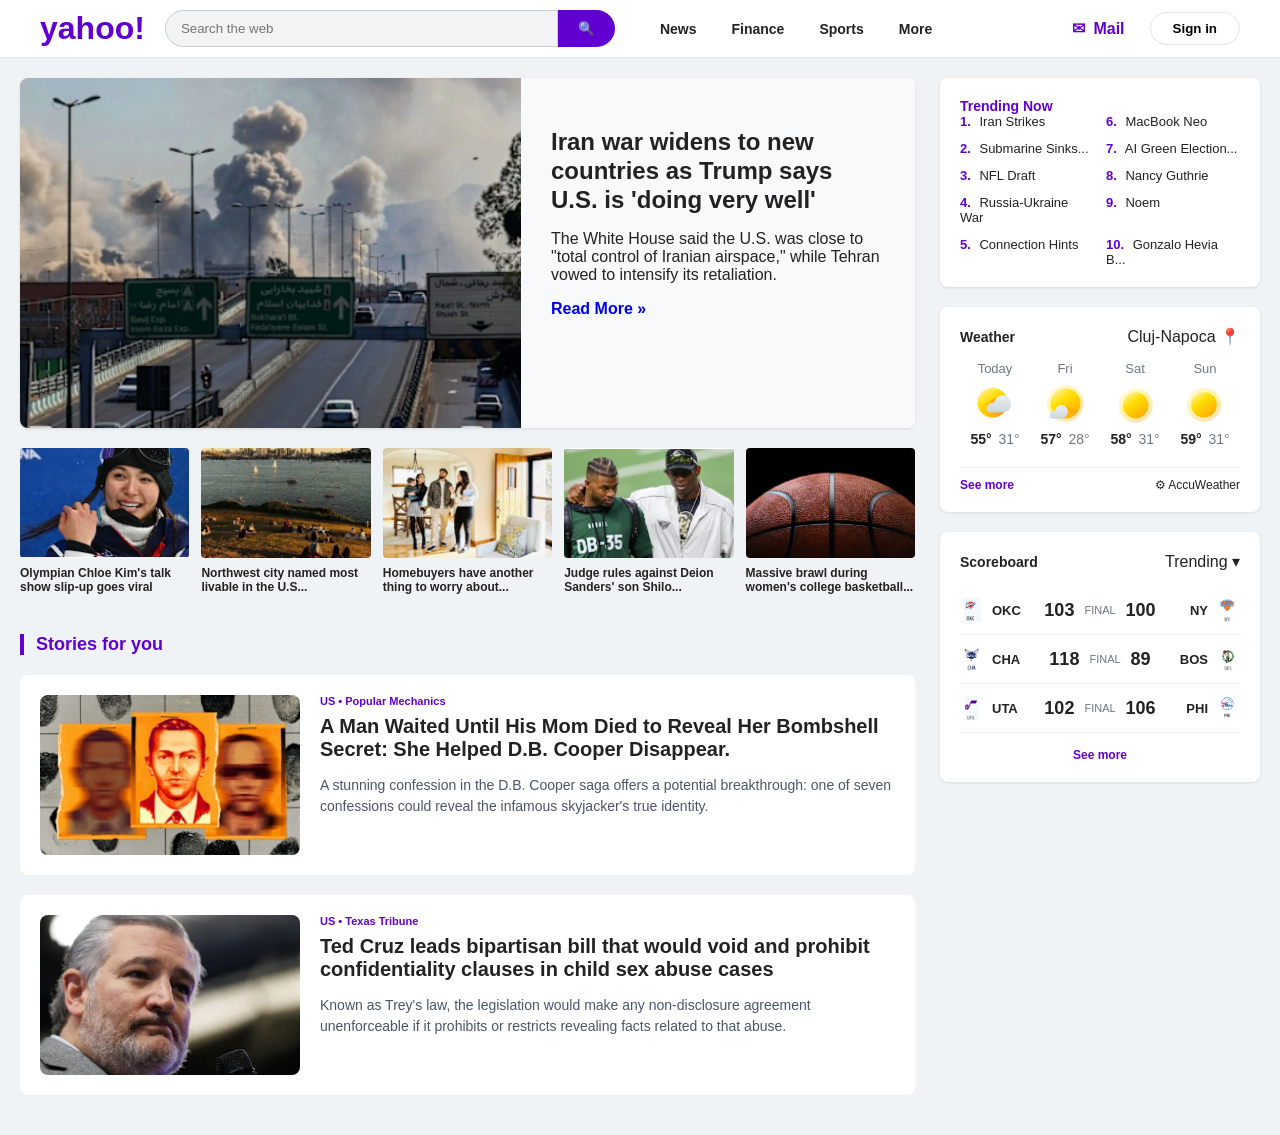
<file: Lab2/index.html>
<!DOCTYPE html>
<html lang="en">
<head>
    <meta charset="UTF-8">
    <meta name="viewport" content="width=device-width, initial-scale=1.0">
    <title>Yahoo Clone</title>
    <link rel="stylesheet" href="styles.css">
</head>
<body>

    <header class="main-header">
        <div class="header-left">
            <div class="logo">yahoo!</div>
            <div class="search-container">
                <input type="text" placeholder="Search the web">
                <button class="search-btn">🔍</button>
            </div>
            <nav class="nav-links">
                <span class="nav-item">News</span>
                <span class="nav-item">Finance</span>
                <span class="nav-item">Sports</span>
                <span class="nav-item">More</span>
            </nav>
        </div>

        <div class="header-right">
            <div class="mail-container">
                <span class="mail-icon">✉</span>
                <span class="mail-text">Mail</span>
            </div>
            <button class="sign-in-btn">Sign in</button>
        </div>
    </header>

    <div class="container">
        <main class="content-left">
            <section class="hero-section">
                <div class="hero-img">
                    <img src="iran_war.png" alt="Iran war coverage" class="feature-photo"> 
                </div>
                <div class="hero-text">
                    <h1>Iran war widens to new countries as Trump says U.S. is 'doing very well'</h1>
                    <p>The White House said the U.S. was close to "total control of Iranian airspace," while Tehran vowed to intensify its retaliation.</p>
                    <a href="#" class="read-more">Read More »</a>
                </div>
            </section>

            <section class="news-grid">
                <article class="news-item">
                    <div class="news-thumb">
                        <img src="chloe_kim.png" alt="Chloe Kim" class="news-thumb-img">
                    </div>
                    Olympian Chloe Kim's talk show slip-up goes viral
                </article>
                <article class="news-item">
                    <div class="news-thumb">
                        <img src="northwest_city.png" alt="Northwest city" class="news-thumb-img">
                    </div>
                    Northwest city named most livable in the U.S...
                </article>
                <article class="news-item">
                    <div class="news-thumb">
                        <img src="homebuyers.png" alt="Homebuyers" class="news-thumb-img">
                    </div>
                    Homebuyers have another thing to worry about...
                </article>
                <article class="news-item">
                    <div class="news-thumb">
                        <img src="deion_sanders.png" alt="Deion Sanders" class="news-thumb-img">
                    </div>
                    Judge rules against Deion Sanders' son Shilo...
                </article>
                <article class="news-item">
                    <div class="news-thumb">
                        <img src="basketball.png" alt="Basketball brawl" class="news-thumb-img">
                    </div>
                    Massive brawl during women's college basketball...
                </article>
            </section>

            <h2 class="section-header">Stories for you</h2>
            
            <article class="article-card">
                <div class="article-image">
                    <img src="dbcooper.png" alt="D.B. Cooper" class="article-img">
                </div>
                <div class="article-content">
                    <div class="article-meta">US • Popular Mechanics</div>
                    <h3 class="article-headline">A Man Waited Until His Mom Died to Reveal Her Bombshell Secret: She Helped D.B. Cooper Disappear.</h3>
                    <p class="article-summary">A stunning confession in the D.B. Cooper saga offers a potential breakthrough: one of seven confessions could reveal the infamous skyjacker's true identity.</p>
                </div>
            </article>

            <article class="article-card">
                <div class="article-image">
                    <img src="ted_cruz.png" alt="Ted Cruz" class="article-img">
                </div>
                <div class="article-content">
                    <div class="article-meta">US • Texas Tribune</div>
                    <h3 class="article-headline">Ted Cruz leads bipartisan bill that would void and prohibit confidentiality clauses in child sex abuse cases</h3>
                    <p class="article-summary">Known as Trey's law, the legislation would make any non-disclosure agreement unenforceable if it prohibits or restricts revealing facts related to that abuse.</p>
                </div>
            </article>
        </main>

        <aside class="sidebar">
            <section class="widget">
                <h3 class="widget-title trending-title">Trending Now</h3>
                <div class="trending-grid">
                    <div><span class="rank">1.</span> Iran Strikes</div>
                    <div><span class="rank">6.</span> MacBook Neo</div>
                    <div><span class="rank">2.</span> Submarine Sinks...</div>
                    <div><span class="rank">7.</span> AI Green Election...</div>
                    <div><span class="rank">3.</span> NFL Draft</div>
                    <div><span class="rank">8.</span> Nancy Guthrie</div>
                    <div><span class="rank">4.</span> Russia-Ukraine War</div>
                    <div><span class="rank">9.</span> Noem</div>
                    <div><span class="rank">5.</span> Connection Hints</div>
                    <div><span class="rank">10.</span> Gonzalo Hevia B...</div>
                </div>
            </section>

            <section class="widget weather-widget">
                <div class="widget-header">
                    <h3 class="widget-title">Weather</h3>
                    <div class="location-box">
                        <span class="location-name">Cluj-Napoca</span>
                        <span class="location-icon">📍</span>
                    </div>
                </div>

                <div class="weather-forecast">
                    <div class="forecast-day">
                        <span class="day-label">Today</span>
                        <img src="55.png" alt="Weather" class="weather-icon">
                        <div class="temp-row">
                            <span class="high">55°</span> 
                            <span class="low">31°</span>
                        </div>    
                    </div>
                    <div class="forecast-day">
                        <span class="day-label">Fri</span>
                        <img src="57.png" alt="Weather" class="weather-icon">
                        <div class="temp-row">
                            <span class="high">57°</span> 
                            <span class="low">28°</span>
                        </div>
                    </div>
                    <div class="forecast-day">
                        <span class="day-label">Sat</span>
                        <img src="58.png" alt="Weather" class="weather-icon">
                        <div class="temp-row">
                            <span class="high">58°</span> 
                            <span class="low">31°</span>
                        </div>
                    </div>
                    <div class="forecast-day">
                        <span class="day-label">Sun</span>
                        <img src="59.png" alt="Weather" class="weather-icon">
                        <div class="temp-row">
                            <span class="high">59°</span> 
                            <span class="low">31°</span>
                        </div>
                    </div>
                </div>

                <div class="weather-footer">
                    <a href="#" class="see-more-link">See more</a>
                    <div class="provider-info">
                        <span class="accu-icon">⚙</span>
                        <span>AccuWeather</span>
                    </div>
                </div>
            </section>

            <section class="widget scoreboard-widget">
                <div class="widget-header">
                    <h3 class="widget-title">Scoreboard</h3>
                    <span class="location-text">Trending ▾</span>
                </div>

                <div class="score-container">
                    <div class="score-row">
                        <div class="team">
                            <img src="okc_logo.png" alt="OKC" class="team-logo">
                            <span>OKC</span>
                        </div>
                        <div class="score-numbers">
                            <span class="score-val">103</span>
                            <span class="status">Final</span>
                            <span class="score-val">100</span>
                        </div>
                        <div class="team team-right">
                            <span>NY</span>
                            <img src="ny_logo.png" alt="NY" class="team-logo">
                        </div>
                    </div>

                    <div class="score-row">
                        <div class="team">
                            <img src="cha_logo.png" alt="CHA" class="team-logo">
                            <span>CHA</span>
                        </div>
                        <div class="score-numbers">
                            <span class="score-val">118</span>
                            <span class="status">Final</span>
                            <span class="score-val">89</span>
                        </div>
                        <div class="team team-right">
                            <span>BOS</span>
                            <img src="bos_logo.png" alt="BOS" class="team-logo">
                        </div>
                    </div>

                    <div class="score-row">
                        <div class="team">
                            <img src="uta_logo.png" alt="UTA" class="team-logo">
                            <span>UTA</span>
                        </div>
                        <div class="score-numbers">
                            <span class="score-val">102</span>
                            <span class="status">Final</span>
                            <span class="score-val">106</span>
                        </div>
                        <div class="team team-right">
                            <span>PHI</span>
                            <img src="phi_logo.png" alt="PHI" class="team-logo">
                        </div>
                    </div>
                </div>
                <div class="see-more">See more</div>
            </section>
        </aside>
    </div>

</body>
</html>
</file>
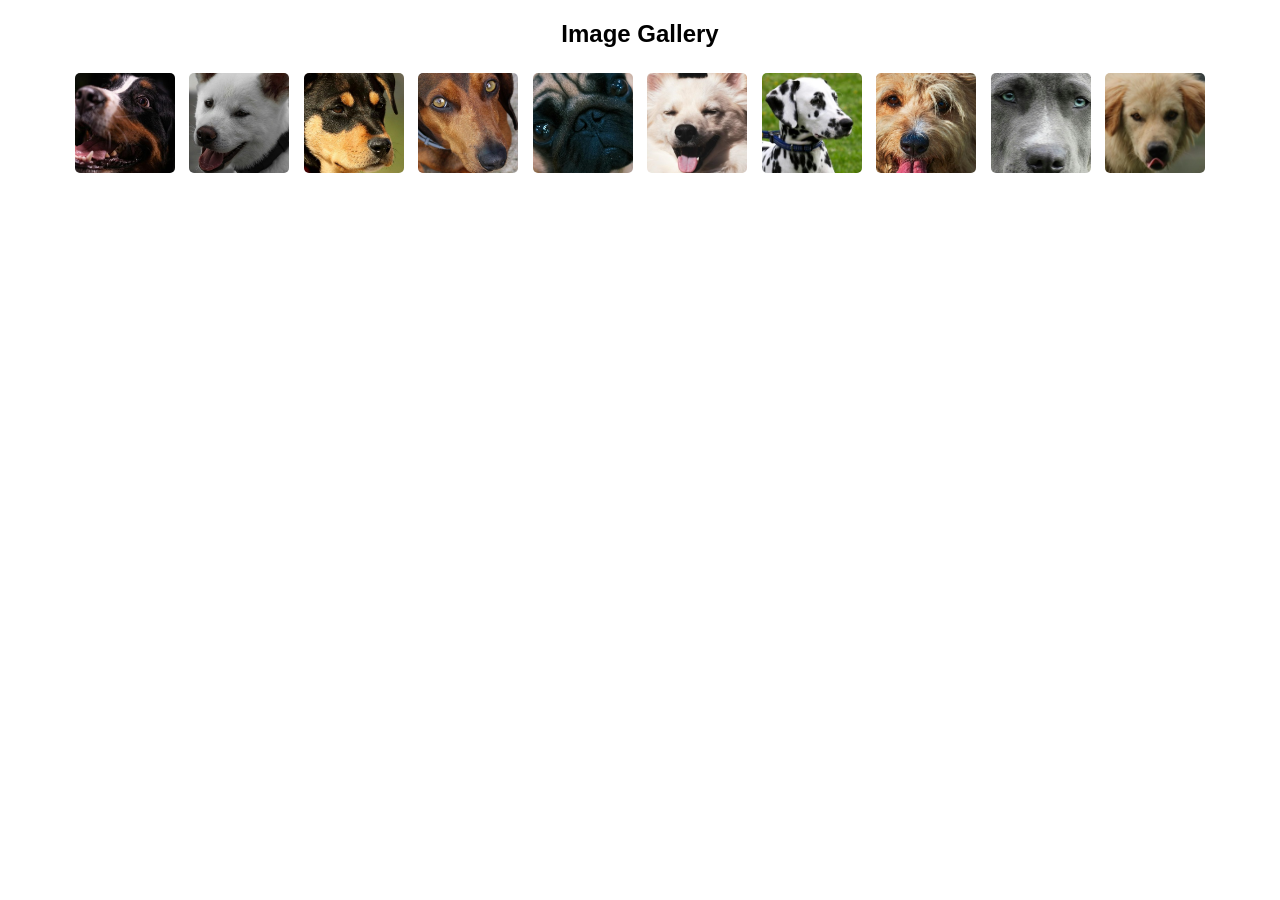
<file: Lab3/index.html>
<!DOCTYPE html>
<html>
<head>
    <title>Thumbnail Gallery</title>
    <link rel="stylesheet" href="style.css">
</head>

<body>

<h2>Image Gallery</h2>

<div class="thumbnails">
    <img src="photo1_small.jpg" data-large="photo1.jpg">
    <img src="photo2_small.jpg" data-large="photo2.jpg">
    <img src="photo3_small.jpg" data-large="photo3.jpg">
    <img src="photo4_small.jpg" data-large="photo4.jpg">
    <img src="photo5_small.jpg" data-large="photo5.jpg">
    <img src="photo6_small.jpg" data-large="photo6.jpg">
    <img src="photo7_small.jpg" data-large="photo7.jpg">
    <img src="photo8_small.jpg" data-large="photo8.jpg">
    <img src="photo9_small.jpg" data-large="photo9.jpg">
    <img src="photo10_small.jpg" data-large="photo10.jpg">                            
</div>

<br>

<img id="bigImage">

<script src="script.js"></script>

</body>
</html>
</file>
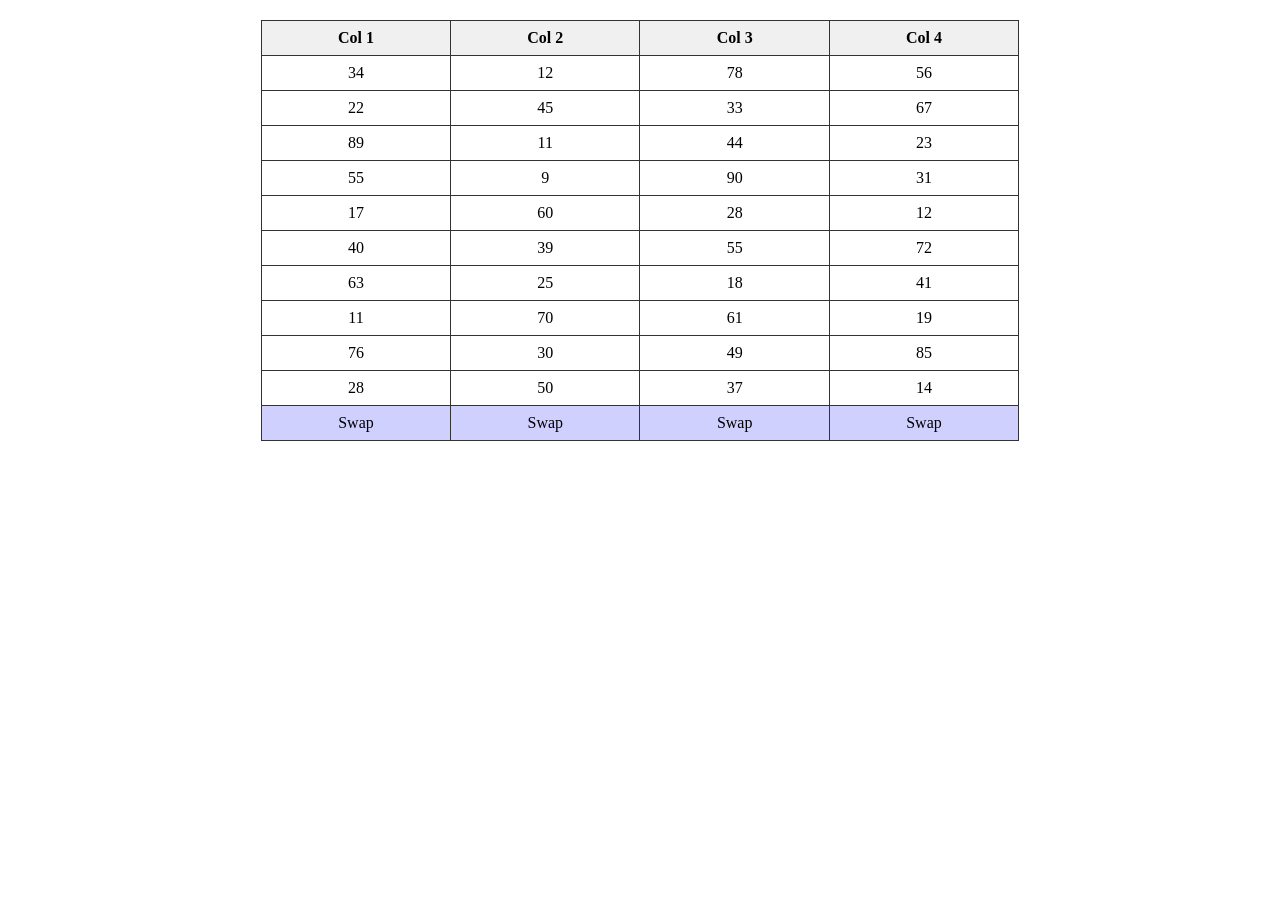
<file: Lab4/index.html>
<!DOCTYPE html>
<html lang="en">
<head>
<meta charset="UTF-8">
<title>jQuery Table Sorting and Swapping</title>
<link rel="stylesheet" href="style.css">
<script src="https://code.jquery.com/jquery-3.7.0.min.js"></script>
<script src="script.js"></script>
</head>
<body>

<table id="myTable">
  <thead>
    <tr>
      <th>Col 1</th>
      <th>Col 2</th>
      <th>Col 3</th>
      <th>Col 4</th>
    </tr>
  </thead>
  <tbody>
    <tr><td>34</td><td>12</td><td>78</td><td>56</td></tr>
    <tr><td>22</td><td>45</td><td>33</td><td>67</td></tr>
    <tr><td>89</td><td>11</td><td>44</td><td>23</td></tr>
    <tr><td>55</td><td>9</td><td>90</td><td>31</td></tr>
    <tr><td>17</td><td>60</td><td>28</td><td>12</td></tr>
    <tr><td>40</td><td>39</td><td>55</td><td>72</td></tr>
    <tr><td>63</td><td>25</td><td>18</td><td>41</td></tr>
    <tr><td>11</td><td>70</td><td>61</td><td>19</td></tr>
    <tr><td>76</td><td>30</td><td>49</td><td>85</td></tr>
    <tr><td>28</td><td>50</td><td>37</td><td>14</td></tr>
  </tbody>
  <tfoot>
    <tr>
      <td>Swap</td>
      <td>Swap</td>
      <td>Swap</td>
      <td>Swap</td>
    </tr>
  </tfoot>
</table>

</body>
</html>
</file>
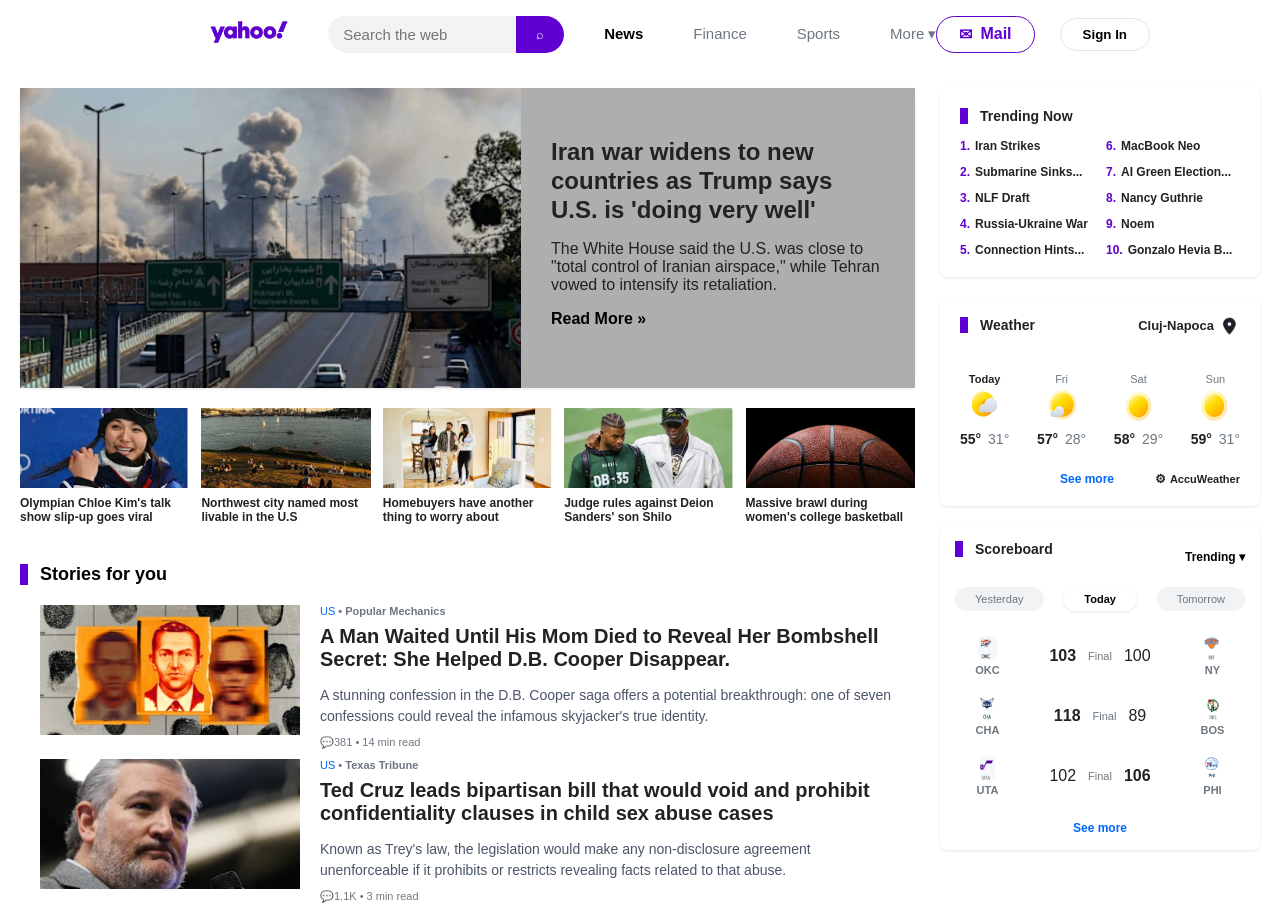
<file: Lab2/yahoo.html>
<!DOCTYPE html>
<html lang="eng">
<head>
    <meta charset="UTF-8">
    <title>Yahoo Mail</title>
    <link rel="stylesheet" href="yahoo.css">
</head>

<body>
    <header class="main-header">

        <div class="header-left">
            <div class="logo">
                <img src="yahoo_logo.png" alt="Yahoo">
            </div>
            <div class="search-container">
                <input type="text" placeholder="Search the web">
                <button class="search-button">⌕</button>
            </div>
            <nav class="nav-links">
                <span class="nav-item active">News</span>
                <span class="nav-item">Finance</span>
                <span class="nav-item">Sports</span>
                <span class="nav-item">More ▾</span>
            </nav>
        </div>

        <div class="header-right">
            <div class="mail-container">
                <span class="mail-icon">✉</span>
                <span class="mail-text">Mail</span>
            </div>
            <button class="sign-in-button">Sign In</button>
        </div>

    </header>

    <div class="content">
        <main class="content-left">

            <section class="hero-section">
                <div class="hero-img">
                    <img src="iran_war.png" alt="Iran war coverage" class="feature-photo">
                </div>
                <div class="hero-text">
                    <h1>Iran war widens to new countries as Trump says U.S. is 'doing very well'</h1>
                    <p>The White House said the U.S. was close to "total control of Iranian airspace," while Tehran vowed to intensify its retaliation.</p>
                    <a href="#" class="read-more">Read More »</a>
                </div>
            </section>

            <section class="news-grid">
                <article class="news-item">
                    <div class="news-thumb">
                        <img src="chloe_kim.png" alt="Chloe Kim" class="news-thumb-img">
                    </div>
                    Olympian Chloe Kim's talk show slip-up goes viral 
                </article>

                <article class="news-item">
                    <div class="news-thumb">
                        <img src="northwest_city.png" alt="Nothwest City" class="news-thumb-img">
                    </div>
                     Northwest city named most livable in the U.S
                </article>

                <article class="news-item">
                    <div class="news-thumb">
                        <img src="homebuyers.png" alt="Homebuyers" class="news-thumb-img">
                    </div>
                    Homebuyers have another thing to worry about
                </article>

                <article class="news-item">
                    <div class="news-thumb">
                        <img src="deion_sanders.png" alt="Deion Sanders" class="news-thumb-img">
                    </div>
                    Judge rules against Deion Sanders' son Shilo
                </article>

                <article class="news-item">
                    <div class="news-thumb">
                        <img src="basketball.png" alt="Basketball" class="news-thumb-img">
                    </div>
                    Massive brawl during women's college basketball
                </article>

            </section>

            <h2 class="section-header">Stories for you</h2>

            <article class="article-card">
                <div class="article-image">
                    <img src="dbcooper.png" alt="DB Cooper" class="article-img">
                </div>

                <div class="article-content">
                    <div class="article-meta">
                        <span class="meta-region">US</span> • Popular Mechanics
                    </div>
                    <h3 class="article-headline">A Man Waited Until His Mom Died to Reveal Her Bombshell Secret: She Helped D.B. Cooper Disappear.</h3>
                    <p class="article-summary">A stunning confession in the D.B. Cooper saga offers a potential breakthrough: one of seven confessions could reveal the infamous skyjacker's true identity.</p>
                    <div class="article-info">💬381 • 14 min read</div>
                </div>
            </article>

            <article class="article-card">
                <div class="article-image">
                    <img src="ted_cruz.png" alt="Ted Cruz" class="article-img">
                </div>

                <div class="article-content">
                    <div class="article-meta">
                        <span class="meta-region">US</span> • Texas Tribune
                    </div>
                    <h3 class="article-headline">Ted Cruz leads bipartisan bill that would void and prohibit confidentiality clauses in child sex abuse cases</h3>
                    <p class="article-summary">Known as Trey's law, the legislation would make any non-disclosure agreement unenforceable if it prohibits or restricts revealing facts related to that abuse.</p>
                    <div class="article-info">💬1.1K • 3 min read</div>
                </div>
            </article>

        </main>

        <aside class="sidebar">

            <section class="trending-now-widget">
                <h3 class="widget-title">Trending Now</h3>
                <div class="trending-list">
                    <div><span class="rank">1.</span>Iran Strikes</div>
                    <div><span class="rank">6.</span>MacBook Neo</div>
                    <div><span class="rank">2.</span>Submarine Sinks...</div>
                    <div><span class="rank">7.</span>AI Green Election...</div>
                    <div><span class="rank">3.</span>NLF Draft</div>
                    <div><span class="rank">8.</span>Nancy Guthrie</div>
                    <div><span class="rank">4.</span>Russia-Ukraine War</div>
                    <div><span class="rank">9.</span>Noem</div>
                    <div><span class="rank">5.</span>Connection Hints...</div>
                    <div><span class="rank">10.</span>Gonzalo Hevia B...</div>
                </div>
            </section>

            <section class="weather-widget">

                <div class="weather-header">
                    <h3 class="widget-title">Weather</h3>
                    <div class="location-box">
                        <span class="location-name">Cluj-Napoca</span>
                        <img src="location_icon.png" alt="Cluj-Napoca" class="location-icon">
                    </div>
                </div>

                <div class="weather-forecast">
                    <div class="forecast-day today">
                        <span class="day-label">Today</span>
                        <img src="55.png" alt="Weather" class="weather-icon">
                        <div class="temperature-row">
                            <span class="high">55°</span>
                            <span class="low">31°</span>
                        </div>
                    </div>

                    <div class="forecast-day">
                        <span class="day-label">Fri</span>
                        <img src="57.png" alt="Weather" class="weather-icon">
                        <div class="temperature-row">
                            <span class="high">57°</span>
                            <span class="low">28°</span>
                        </div>
                    </div>

                    <div class="forecast-day">
                        <span class="day-label">Sat</span>
                        <img src="58.png" alt="Weather" class="weather-icon">
                        <div class="temperature-row">
                            <span class="high">58°</span>
                            <span class="low">29°</span>
                        </div>
                    </div>

                    <div class="forecast-day">
                        <span class="day-label">Sun</span>
                        <img src="59.png" alt="Weather" class="weather-icon">
                        <div class="temperature-row">
                            <span class="high">59°</span>
                            <span class="low">31°</span>
                        </div>
                    </div>
                </div>

                <div class="weather-footer">
                    <a href="#" class="see-more-link">See more</a>
                    <div class="provider-info">
                        <span class="accu-icon">⚙</span>
                        <span>AccuWeather</span>
                    </div>
                </div>
                    
            </section>

            <section class="scoreboard-widget">

                <div class="scoreboard-header">
                    <h3 class="widget-title">Scoreboard</h3>
                    <span class="location-text">Trending ▾</span>
                </div>
                
                <div class="date-toggle">
                    <span>Yesterday</span>
                    <span class="active">Today</span>
                    <span>Tomorrow</span>
                </div>

                <div class="score-container">
                    <div class="score-row">
                        <div class="team-unit">
                            <img src="okc_logo.png" alt="OKC" class="team-logo">
                            <span class="team-name">OKC</span>
                        </div>

                        <div class="score-numbers">
                            <span class="score-val winner">103</span>
                            <span class="status">Final</span>
                            <span class="score-val">100</span>
                        </div>

                        <div class="team-unit">
                            <img src="ny_logo.png" alt="NY" class="team-logo">
                            <span class="team-name">NY</span>
                        </div>
                    </div>

                    <div class="score-row">
                        <div class="team-unit">
                            <img src="cha_logo.png" alt="CHA" class="team-logo">
                            <span class="team-name">CHA</span>
                        </div>

                        <div class="score-numbers">
                            <span class="score-val winner">118</span>
                            <span class="status">Final</span>
                            <span class="score-val">89</span>
                        </div>

                        <div class="team-unit">
                            <img src="bos_logo.png" alt="BOS" class="team-logo">
                            <span class="team-name">BOS</span>
                        </div>
                    </div>

                    <div class="score-row">
                        <div class="team-unit">
                            <img src="uta_logo.png" alt="UTA" class="team-logo">
                            <span class="team-name">UTA</span>
                        </div>

                        <div class="score-numbers">
                            <span class="score-val">102</span>
                            <span class="status">Final</span>
                            <span class="score-val winner">106</span>
                        </div>

                        <div class="team-unit">
                            <img src="phi_logo.png" alt="PHI" class="team-logo">
                            <span class="team-name">PHI</span>
                        </div>
                    </div>

                </div>
                <div class="see-more">See more</div>
            </section>

        </aside>
    </div>

</body>
</html>
</file>
<file: Lab2/styles.css>
/* --- Global Styles --- */
body {
    font-family: 'Helvetica Neue', Helvetica, Arial, sans-serif;
    margin: 0;
    background-color: #f0f3f5;
    color: #222;
}

/* --- Header --- */
.main-header {
    background: white;
    padding: 10px 40px;
    display: flex;
    align-items: center;
    justify-content: space-between;
    border-bottom: 1px solid #e0e4e9;
    position: sticky;
    top: 0;
    z-index: 1000;
}

.header-left { display: flex; align-items: center; flex-grow: 1; }
.logo { color: #6001d2; font-size: 32px; font-weight: bold; margin-right: 20px; }
.search-container { flex-grow: 1; display: flex; max-width: 450px; }
.search-container input {
    width: 100%; padding: 10px 15px; border: 1px solid #ccc;
    border-radius: 20px 0 0 20px; outline: none; background-color: #f1f3f5;
}
.search-btn { background: #6001d2; border: none; padding: 0 20px; border-radius: 0 20px 20px 0; color: white; cursor: pointer; }
.nav-links { margin-left: 45px; display: flex; gap: 35px; font-weight: bold; font-size: 14px; }

.header-right { display: flex; align-items: center; gap: 25px; }
.mail-container { display: flex; align-items: center; gap: 8px; color: #6001d2; font-weight: bold; cursor: pointer; }
.sign-in-btn { background: white; border: 1.5px solid #e0e4e9; padding: 8px 22px; border-radius: 25px; font-weight: bold; cursor: pointer; }

/* --- Layout --- */
.container {
    max-width: 1240px;
    margin: 20px auto;
    display: grid;
    grid-template-columns: 1fr 320px;
    gap: 25px;
    padding: 0 20px;
}

/* --- Content Left --- */
.hero-section { display: flex; background: white; border-radius: 8px; overflow: hidden; margin-bottom: 20px; box-shadow: 0 1px 3px rgba(0,0,0,0.1); }
.hero-img { width: 60%; background: #ddd; height: 350px; }
.feature-photo { width: 100%; height: 100%; object-fit: cover; }
.hero-text { width: 40%; padding: 30px; background: #f8f9fa; }
.hero-text h1 { font-size: 24px; margin-bottom: 15px; line-height: 1.2; }
.read-more { color: #0000ee; text-decoration: none; font-weight: bold; }

.news-grid { display: grid; grid-template-columns: repeat(5, 1fr); gap: 12px; margin-bottom: 40px; }
.news-item { font-size: 12px; font-weight: bold; }
.news-thumb { width: 100%; height: 110px; background: #cbd5e0; border-radius: 4px; margin-bottom: 8px; overflow: hidden; }
.news-thumb-img { width: 100%; height: 100%; object-fit: cover; }

.section-header { color: #6001d2; font-size: 18px; margin-bottom: 20px; border-left: 4px solid #6001d2; padding-left: 12px; }
.article-card { background: white; border-radius: 8px; padding: 20px; margin-bottom: 20px; display: flex; gap: 20px; }
.article-image { width: 260px; height: 160px; border-radius: 8px; overflow: hidden; flex-shrink: 0; }
.article-img { width: 100%; height: 100%; object-fit: cover; }
.article-headline { font-size: 20px; font-weight: bold; margin: 8px 0; }
.article-meta { font-size: 11px; color: #6001d2; font-weight: bold; }
.article-summary { font-size: 14px; color: #4a5568; line-height: 1.5; }

/* --- Sidebar Widgets --- */
.widget { background: white; padding: 20px; border-radius: 8px; margin-bottom: 20px; box-shadow: 0 1px 3px rgba(0,0,0,0.1); }
.widget-header { display: flex; justify-content: space-between; align-items: center; margin-bottom: 15px; }
.widget-title { font-weight: bold; font-size: 14px; margin: 0; }
.trending-title { color: #6001d2; }

.trending-grid { display: grid; grid-template-columns: 1fr 1fr; gap: 12px; font-size: 13px; }
.rank { color: #6001d2; font-weight: bold; margin-right: 5px; }

/* Weather Widget */
.weather-forecast { display: flex; justify-content: space-between; align-items: flex-end; margin-bottom: 20px; }
.forecast-day { display: flex; flex-direction: column; align-items: center; flex: 1; }
.day-label { font-size: 13px; color: #6e7781; margin-bottom: 8px; }
.weather-icon { width: 42px; height: 42px; object-fit: contain; margin-bottom: 5px; }
.temp-row { font-size: 14px; font-weight: bold; }
.low { color: #6e7781; font-weight: normal; margin-left: 3px; }
.weather-footer { display: flex; justify-content: space-between; padding-top: 10px; border-top: 1px solid #eee; font-size: 12px; }
.see-more-link { color: #6001d2; text-decoration: none; font-weight: bold; }

/* Scoreboard Widget */
.score-row { display: flex; justify-content: space-between; align-items: center; padding: 12px 0; border-bottom: 1px solid #f1f3f5; }
.team { display: flex; align-items: center; gap: 8px; width: 75px; font-size: 13px; font-weight: bold; }
.team-right { justify-content: flex-end; }
.team-logo { width: 24px; height: 24px; object-fit: contain; }
.score-numbers { display: flex; align-items: center; gap: 10px; }
.score-val { font-size: 18px; font-weight: bold; }
.status { font-size: 11px; color: #6e7781; text-transform: uppercase; }
.see-more { text-align: center; color: #6001d2; font-weight: bold; font-size: 12px; margin-top: 15px; cursor: pointer; }
</file>
<file: Lab3/style.css>
body {
    font-family: Arial;
    text-align: center;
}

.thumbnails img{
    width:100px;
    height:100px;
    object-fit: cover;
    margin:5px;
    cursor:pointer;
    border-radius:5px;
}

#bigImage {
    width: 400px;
    margin-top: 20px;
}
</file>
<file: Lab4/style.css>
table {
    border-collapse: collapse;
    width: 60%;
    margin: 20px auto;
    text-align: center;
}
th, td {
    border: 1px solid #333;
    padding: 8px;
}
th {
    cursor: pointer;
    background-color: #f0f0f0;
}
tfoot td {
    cursor: pointer;
    background-color: #d0d0ff;
}
</file>
<file: Lab2/yahoo.css>
body {
    font-family: Helvetica, Arial, sans-serif;
    margin: 0;
    background-color: white;
    color: #222;
}

.main-header {
    background: white;
    padding: 10px 130px;
    display: flex;
    align-items: center;
    justify-content: space-between;

}

.header-left {
    display: flex;
    align-items: center;
    width: 100%;

}

.logo img{
   height: 44px;
   margin-left: 80px;
}

.search-container {
    flex: 1;
    display: flex;
    margin:0 40px;
    max-width: 500px;

}

.search-container input {
    width: 100%;
    padding: 10px 15px;
    border: none;
    border-radius: 20px 0 0 25px;
    outline: none;
    background-color: #f1f3f5;
    font-size: 15px;
    flex: 1;
}

.search-button {
    background: #6001d2;
    border: none;
    padding: 0 20px;
    border-radius: 0 20px 20px 0;
    color: white;
}

.nav-links {
    display: flex;
    gap: 50px;
}

.nav-item {
    color: #6e7781; 
    font-weight: 500;
    font-size: 15px;

}

.nav-item.active{
    font-weight: bold;
    color:black;
}

.header-right {
    display: flex;
    align-items: center;
    gap: 25px;
    flex-shrink: 0;
}

.mail-container {
    background: white;
    border: 1.5px solid #6001d2;
    padding: 8px 22px;
    border-radius: 25px;
    display: flex;
    align-items: center;
    gap: 8px;
    color: #6001d2;
    font-weight: bold;
}

.sign-in-button {
    background: white;
    border: 1.5px solid #e0e4e9;
    padding: 8px 22px;
    border-radius: 25px;
    font-weight: bold;
}

.content {
    max-width: 1240px;
    margin: 20px auto;
    display: grid;
    grid-template-columns: 1fr 320px;
    gap: 25px;
    padding: 0 20px;
}

.hero-section {
    display: flex;
    background: white;
    border-radius: 8px;
    margin-bottom: 20px;
    box-shadow: 0 1px 3px rgba(0, 0, 0, 0.1);
}

.hero-img {
    width: 60%;
    background: #ddd;
    height: 300px;
}

.feature-photo {
    width: 100%;
    height: 100%;
    object-fit: cover;
}

.hero-text {
    width: 40%;
    padding: 30px;
    background: rgba(128, 128, 128, 0.634);
}

.hero-text h1 {
    font-size: 24px;
    margin-bottom: 15px;
    line-height: 1.2;
}

.read-more {
    color: black;
    text-decoration: none;
    font-weight: bold;
}

.news-grid {
    display: grid;
    grid-template-columns: repeat(5, 1fr);
    gap: 12px;
    margin-bottom: 40px;
}

.news-item {
    font-size: 12px;
    font-weight: bold;
}

.news-thumb {
    width: 100%;
    height: 80px;
    background: #cbd5e0;
    border-radius: 4px;
    margin-bottom: 8px;
}

.news-thumb-img {
    width: 100%;
    height: 100%;
    object-fit: cover;
}

.section-header {
    color: black;
    font-size: 18px;
    margin-bottom: 0px;
    border-left: 8px solid #6001d2;
    padding-left: 12px;
}

.article-card {
    background: white;
    border-radius: 8px;
    padding: 20px;
    margin-bottom: -30px;
    display: flex;
    gap: 20px;
}

.article-image {
    width: 260px;
    height: 130px;
    border-radius: 8px;
    flex-shrink: 0;
}

.article-img {
    width: 100%;
    height: 100%;
    object-fit: cover;
}

.article-headline {
    font-size: 20px;
    font-weight: bold;
    margin: 8px 0;
}

.article-meta {
    font-size: 11px;
    color: #6e7781;
    font-weight: bold;
}

.meta-region{
    color:#0067fa;
    font-weight: normal;
}

.article-summary {
    font-size: 14px;
    color: #4a5568;
    line-height: 1.5;
}

.article-info{
    font-size: 11px;
    color: #6e7781;
    margin-top: -5px;

}

.trending-now-widget{
    background: white;
    padding: 20px;
    border-radius: 8px;
    margin-bottom: 20px;
    box-shadow: 0 1px 3px rgba(0, 0, 0, 0.1);
}

.weather-widget{
    background: white;
    padding: 20px;
    border-radius: 8px;
    margin-bottom: 20px;
    box-shadow: 0 1px 3px rgba(0, 0, 0, 0.1);
}

.scoreboard-widget {
    background: white;
    padding: 15px;
    border-radius: 8px;
    margin-bottom: 20px;
    box-shadow: 0 1px 3px rgba(0, 0, 0, 0.1);
}

.widget-title {
    font-weight: bold;
    font-size: 14px;
    margin: 0;
    margin-bottom: 15px;
    border-left: 8px solid #6001d2;
    padding-left: 12px;
}

.trending-list {
    display: grid;
    grid-template-columns: 1fr 1fr;
    gap: 12px;
    font-size: 12px;
}

.trending-list div {
    font-weight: bold;
}

.rank {
    color: #6001d2;
    font-weight: bold;
    margin-right: 5px;
}

.weather-header {
    display: flex;
    justify-content: space-between;
    align-items: center;
    margin-bottom: 25px;
}

.location-box{
    display: flex;
    align-items: center;
    gap:6px;
    margin-top: -15px;
}

.location-name{
    font-weight: 700;
    font-size: 13px;
}

.location-icon{
    width: 20px;
    height: 20px;
    border-radius: 50%;
    object-fit: cover;
}
    

.weather-forecast {
    display: flex;
    justify-content: space-between;
    margin-bottom: 15px;
}

.forecast-day {
    text-align: center;
}

.forecast-day.today .day-label {
    color: #222;
    font-weight: 900;
}

.day-label {
    display: block;
    font-size: 11px;
    color: #6e7781;
    margin-bottom: 5px;
}

.weather-icon {
    width: 32px;
    height: 32px;
    margin-bottom: 5px;
}

.temperature-row {
    font-size: 14px;
    font-weight: bold;
}

.low {
    color: #6e7781;
    font-weight: normal;
    margin-left: 3px;
}

.weather-footer {
    display: flex;
    justify-content: space-between;
    align-items: center;
    padding-top: 10px;
}

.see-more-link {
    color: #0067fa;
    text-decoration: none;
    font-weight: bold;
    font-size: 12px;
    margin-left: 100px;
}

.provider-info {
    font-size: 11px;
    align-self: flex-end; 
    display: flex;
    align-items: center;
    gap: 4px;
    font-weight: bold;
}

.accu-icon {
    color: #222;
    font-size: 12px;
}

.scoreboard-header {
    display: flex;
    justify-content: space-between;
    align-items: center;
    margin-bottom: 15px;
}

.location-text {
    font-size: 12px;
    color: black;
    font-weight: bold;
}

.date-toggle{
    display:flex;
    justify-content: space-between;
    gap:8px;
    margin-bottom:15px;
    font-size:11px;
}

.date-toggle span{
    padding:6px 20px;
    background:#f1f3f5;
    border-radius:20px;
    text-align:center;
    color:#6e7781;
}

.date-toggle .active{
    background:white;
    color:black;
    font-weight:bold;
    box-shadow:0 1px 3px rgba(0,0,0,0.1);
}


.team-unit{
    display:flex;
    flex-direction: column;
    align-items: center;
    width: 65px;
}

.team-logo {
    width: 28px;
    height: 24px;
    object-fit: contain;
}

.team-name{
    font-size: 11px;
    margin-top: 4px;
    color:#6e7781;
    font-weight: bold;
}

.score-row {
    display: flex;
    justify-content: space-between;
    align-items: center;
    padding: 10px 0;
}

.score-numbers {
    display: flex;
    align-items: center;
    gap: 12px;
}

.score-val {
    font-size: 16px;
    font-weight: 400;
    color: #222;
}

.score-val.winner {
    font-weight: 900;
}
.status {
    font-size: 11px;
    color: #6e7781;
}

.see-more {
    text-align: center;
    color: #0067fa;
    font-weight: bold;
    font-size: 12px;
    margin-top: 15px;
}
</file>
